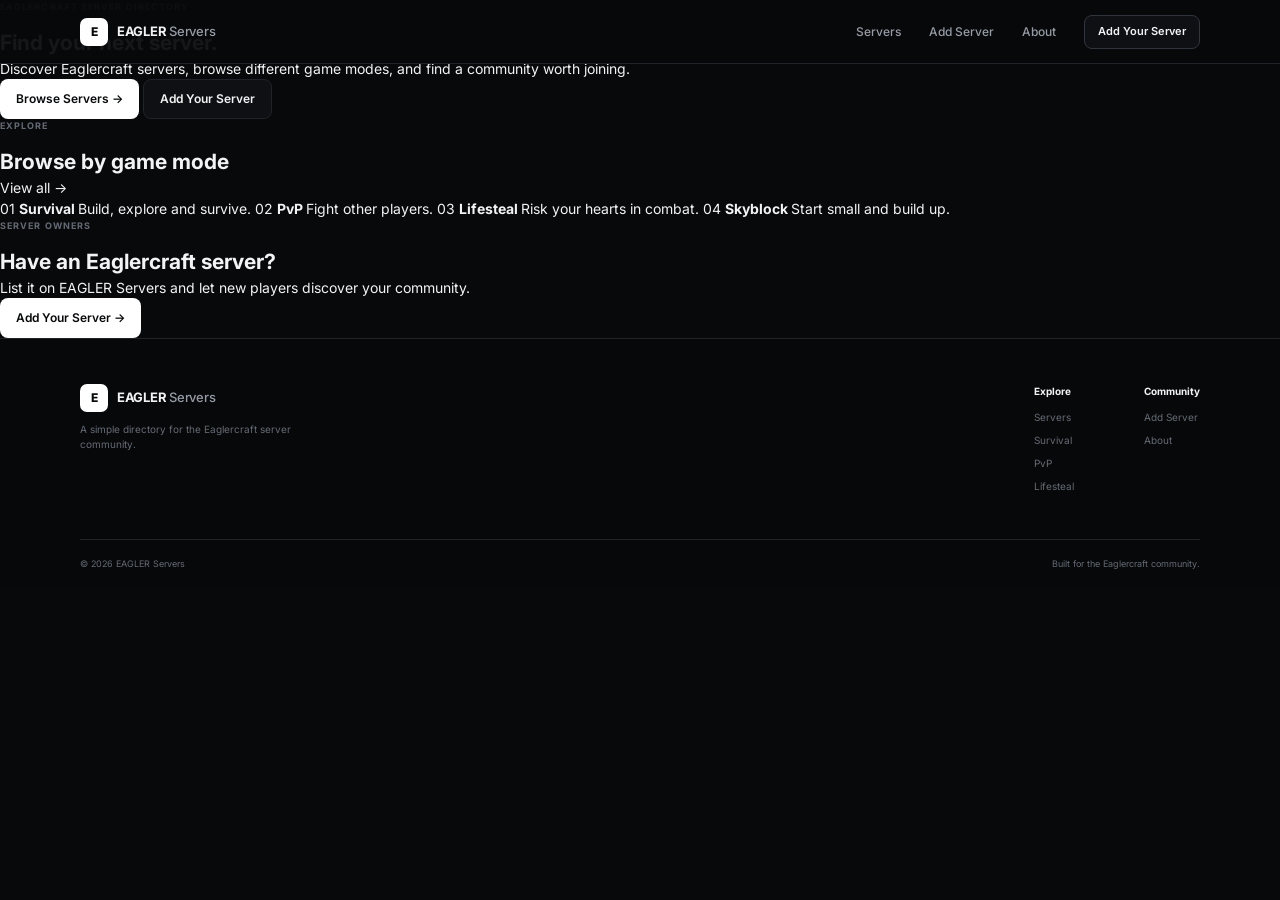
<file: index.html>
<!DOCTYPE html>
<html lang="en">
<head>
    <meta charset="UTF-8">

    <meta
        name="viewport"
        content="width=device-width, initial-scale=1.0"
    >

    <meta
        name="description"
        content="EAGLER Servers — Discover Eaglercraft servers and find your next community."
    >

    <meta
        name="theme-color"
        content="#08090b"
    >

    <title>EAGLER Servers — Discover Eaglercraft Servers</title>

    <link rel="preconnect" href="https://fonts.googleapis.com">

    <link
        href="https://fonts.googleapis.com/css2?family=Inter:wght@400;500;600;700;800&display=swap"
        rel="stylesheet"
    >

    <link rel="stylesheet" href="style.css">
</head>

<body>

    <!-- Background -->

    <div
        class="background"
        aria-hidden="true"
    ></div>


    <!-- Navigation -->

    <header class="navbar">

        <div class="nav-container">

            <a
                href="index.html"
                class="brand"
                aria-label="EAGLER Servers home"
            >

                <span class="brand-mark">
                    E
                </span>

                <span class="brand-name">
                    EAGLER <strong>Servers</strong>
                </span>

            </a>


            <nav
                class="nav-links"
                aria-label="Main navigation"
            >

                <a href="servers.html">
                    Servers
                </a>

                <a href="submit.html">
                    Add Server
                </a>

                <a href="about.html">
                    About
                </a>

            </nav>


            <a
                href="submit.html"
                class="nav-button"
            >
                Add Your Server
            </a>


            <button
                class="mobile-menu-button"
                type="button"
                aria-label="Open navigation menu"
                aria-expanded="false"
            >
                <span></span>
                <span></span>
                <span></span>
            </button>

        </div>

    </header>


    <!-- Main -->

    <main>


        <!-- Hero -->

        <section class="home-hero">

            <div class="home-hero-content">

                <span class="eyebrow">
                    EAGLERCRAFT SERVER DIRECTORY
                </span>


                <h1>
                    Find your next
                    <span>server.</span>
                </h1>


                <p>
                    Discover Eaglercraft servers, browse
                    different game modes, and find a
                    community worth joining.
                </p>


                <div class="hero-actions">

                    <a
                        href="servers.html"
                        class="button button-primary"
                    >
                        Browse Servers →
                    </a>


                    <a
                        href="submit.html"
                        class="button button-secondary"
                    >
                        Add Your Server
                    </a>

                </div>

            </div>

        </section>


        <!-- Browse -->

        <section class="home-section">

            <div class="section-heading">

                <div>

                    <span class="eyebrow">
                        EXPLORE
                    </span>

                    <h2>
                        Browse by game mode
                    </h2>

                </div>


                <a
                    href="servers.html"
                    class="section-link"
                >
                    View all →
                </a>

            </div>


            <div class="mode-grid">

                <a
                    href="servers.html?mode=survival"
                    class="mode-card"
                >

                    <span class="mode-number">
                        01
                    </span>

                    <strong>
                        Survival
                    </strong>

                    <span>
                        Build, explore and survive.
                    </span>

                </a>


                <a
                    href="servers.html?mode=pvp"
                    class="mode-card"
                >

                    <span class="mode-number">
                        02
                    </span>

                    <strong>
                        PvP
                    </strong>

                    <span>
                        Fight other players.
                    </span>

                </a>


                <a
                    href="servers.html?mode=lifesteal"
                    class="mode-card"
                >

                    <span class="mode-number">
                        03
                    </span>

                    <strong>
                        Lifesteal
                    </strong>

                    <span>
                        Risk your hearts in combat.
                    </span>

                </a>


                <a
                    href="servers.html?mode=skyblock"
                    class="mode-card"
                >

                    <span class="mode-number">
                        04
                    </span>

                    <strong>
                        Skyblock
                    </strong>

                    <span>
                        Start small and build up.
                    </span>

                </a>

            </div>

        </section>


        <!-- CTA -->

        <section class="home-cta">

            <div>

                <span class="eyebrow">
                    SERVER OWNERS
                </span>

                <h2>
                    Have an Eaglercraft server?
                </h2>

                <p>
                    List it on EAGLER Servers and let
                    new players discover your community.
                </p>

            </div>


            <a
                href="submit.html"
                class="button button-primary"
            >
                Add Your Server →
            </a>

        </section>


    </main>


    <!-- Footer -->

    <footer class="footer">

        <div class="footer-container">


            <div class="footer-brand">

                <a
                    href="index.html"
                    class="brand"
                >

                    <span class="brand-mark">
                        E
                    </span>

                    <span class="brand-name">
                        EAGLER <strong>Servers</strong>
                    </span>

                </a>


                <p>
                    A simple directory for the Eaglercraft
                    server community.
                </p>

            </div>


            <div class="footer-links">


                <div>

                    <strong>
                        Explore
                    </strong>

                    <a href="servers.html">
                        Servers
                    </a>

                    <a href="servers.html?mode=survival">
                        Survival
                    </a>

                    <a href="servers.html?mode=pvp">
                        PvP
                    </a>

                    <a href="servers.html?mode=lifesteal">
                        Lifesteal
                    </a>

                </div>


                <div>

                    <strong>
                        Community
                    </strong>

                    <a href="submit.html">
                        Add Server
                    </a>

                    <a href="about.html">
                        About
                    </a>

                </div>


            </div>

        </div>


        <div class="footer-bottom">

            <span>
                © 2026 EAGLER Servers
            </span>

            <span>
                Built for the Eaglercraft community.
            </span>

        </div>

    </footer>


    <!-- Mobile navigation -->

    <script>

        const menuButton =
            document.querySelector(
                ".mobile-menu-button"
            );


        const nav =
            document.querySelector(
                ".nav-links"
            );


        if (
            menuButton &&
            nav
        ) {

            menuButton.addEventListener(
                "click",
                () => {

                    const open =
                        nav.classList.toggle(
                            "mobile-open"
                        );


                    menuButton.setAttribute(
                        "aria-expanded",
                        String(open)
                    );

                }
            );


            nav.querySelectorAll("a")
                .forEach(link => {

                    link.addEventListener(
                        "click",
                        () => {

                            nav.classList.remove(
                                "mobile-open"
                            );

                            menuButton.setAttribute(
                                "aria-expanded",
                                "false"
                            );

                        }
                    );

                });

        }

    </script>

</body>
</html>
</file>
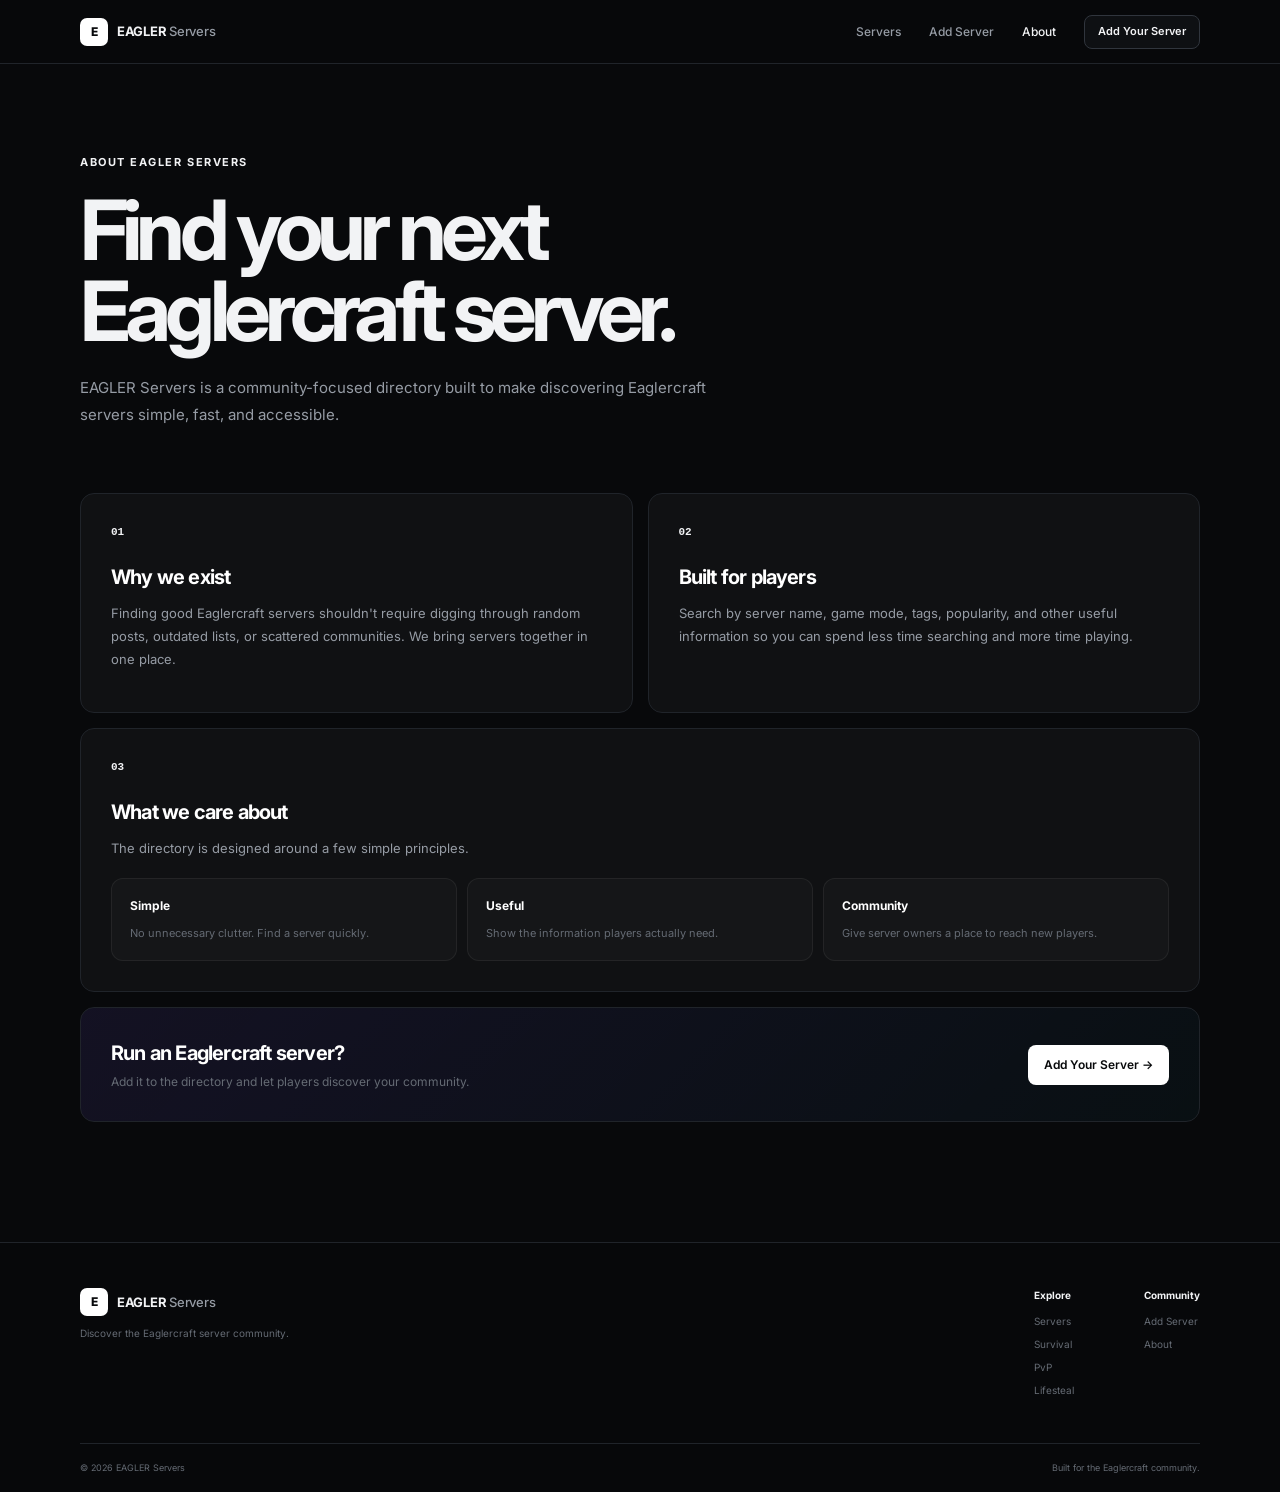
<file: about.html>
<!DOCTYPE html>
<html lang="en">
<head>
    <meta charset="UTF-8">

    <meta
        name="viewport"
        content="width=device-width, initial-scale=1.0"
    >

    <meta
        name="description"
        content="Learn more about EAGLER Servers — a directory for discovering Eaglercraft servers."
    >

    <meta
        name="theme-color"
        content="#050609"
    >

    <title>About — EAGLER Servers</title>

    <link rel="preconnect" href="https://fonts.googleapis.com">

    <link
        rel="preconnect"
        href="https://fonts.gstatic.com"
        crossorigin
    >

    <link
        href="https://fonts.googleapis.com/css2?family=Inter:wght@400;500;600;700;800&display=swap"
        rel="stylesheet"
    >

    <link rel="stylesheet" href="style.css">


    <style>

        /* =================================================
           ABOUT PAGE
           ================================================= */

        .about-page {

            width:
                min(
                    var(--max-width),
                    calc(100% - 40px)
                );

            margin-inline: auto;

            padding-top: 150px;
            padding-bottom: 120px;

        }


        .about-hero {

            max-width: 850px;

            margin-bottom: 65px;

        }


        .about-eyebrow {

            display: inline-flex;

            align-items: center;

            gap: 8px;

            margin-bottom: 18px;

            color:
                var(--accent-light);

            font-size: 11px;

            font-weight: 700;

            letter-spacing: .14em;

        }


        .about-eyebrow::before {

            content: "";

            width: 20px;
            height: 1px;

            background:
                var(--accent);

        }


        .about-hero h1 {

            max-width: 800px;

            font-size:
                clamp(
                    2.7rem,
                    7vw,
                    5.2rem
                );

            line-height: .98;

            letter-spacing: -.07em;

        }


        .about-hero h1 span {

            color:
                var(--accent-light);

        }


        .about-hero p {

            max-width: 650px;

            margin-top: 22px;

            color:
                var(--muted);

            font-size: 15px;

            line-height: 1.8;

        }


        .about-grid {

            display: grid;

            grid-template-columns:
                repeat(2, minmax(0, 1fr));

            gap: 15px;

        }


        .about-card {

            position: relative;

            padding: 30px;

            min-height: 220px;

            overflow: hidden;

            border:
                1px solid
                var(--border);

            border-radius:
                var(--radius-lg);

            background:
                rgba(
                    255,
                    255,
                    255,
                    .035
                );

        }


        .about-card::after {

            content: "";

            position: absolute;

            width: 180px;
            height: 180px;

            right: -90px;
            bottom: -90px;

            border-radius: 50%;

            background:
                var(--accent);

            opacity: .045;

            filter: blur(20px);

            pointer-events: none;

        }


        .about-card-number {

            display: block;

            margin-bottom: 22px;

            color:
                var(--accent-light);

            font-family:
                ui-monospace,
                monospace;

            font-size: 11px;

            font-weight: 700;

        }


        .about-card h2 {

            margin-bottom: 10px;

            color: white;

            font-size: 20px;

            letter-spacing: -.04em;

        }


        .about-card p {

            color:
                var(--muted);

            font-size: 13px;

            line-height: 1.75;

        }


        .about-wide {

            grid-column:
                1 / -1;

            min-height: auto;

        }


        .principles {

            display: grid;

            grid-template-columns:
                repeat(3, minmax(0, 1fr));

            gap: 10px;

            margin-top: 18px;

        }


        .principle {

            padding: 18px;

            border-radius: 12px;

            background:
                rgba(
                    255,
                    255,
                    255,
                    .025
                );

            border:
                1px solid
                rgba(
                    255,
                    255,
                    255,
                    .06
                );

        }


        .principle strong {

            display: block;

            margin-bottom: 6px;

            color: white;

            font-size: 12px;

        }


        .principle span {

            color:
                var(--dim);

            font-size: 11px;

            line-height: 1.6;

        }


        .about-cta {

            display: flex;

            align-items: center;

            justify-content:
                space-between;

            gap: 25px;

            margin-top: 15px;

            padding: 30px;

            border:
                1px solid
                var(--border);

            border-radius:
                var(--radius-lg);

            background:
                linear-gradient(
                    135deg,
                    rgba(
                        124,
                        92,
                        255,
                        .10
                    ),
                    rgba(
                        53,
                        217,
                        255,
                        .035
                    )
                );

        }


        .about-cta h2 {

            color: white;

            font-size: 20px;

            letter-spacing: -.04em;

        }


        .about-cta p {

            margin-top: 5px;

            color:
                var(--dim);

            font-size: 12px;

        }


        @media (max-width: 760px) {

            .about-page {

                width:
                    calc(100% - 24px);

                padding-top: 120px;

            }


            .about-grid {

                grid-template-columns: 1fr;

            }


            .about-wide {

                grid-column:
                    auto;

            }


            .principles {

                grid-template-columns: 1fr;

            }


            .about-cta {

                align-items:
                    flex-start;

                flex-direction:
                    column;

            }


            .about-cta .button {

                width: 100%;

            }

        }


        @media (max-width: 480px) {

            .about-card {

                padding: 23px;

            }

        }

    </style>

</head>


<body>


    <!-- Background -->

    <div
        class="background"
        aria-hidden="true"
    >

        <div class="background-grid"></div>

        <div class="background-glow glow-one"></div>

        <div class="background-glow glow-two"></div>

    </div>


    <!-- Navigation -->

    <header class="navbar">

        <div class="nav-container">


            <a
                href="index.html"
                class="brand"
                aria-label="EAGLER Servers home"
            >

                <span class="brand-mark">
                    E
                </span>

                <span class="brand-name">
                    EAGLER <strong>Servers</strong>
                </span>

            </a>


            <nav
                class="nav-links"
                aria-label="Main navigation"
            >

                <a href="servers.html">
                    Servers
                </a>

                <a href="submit.html">
                    Add Server
                </a>

                <a
                    href="about.html"
                    class="active"
                >
                    About
                </a>

            </nav>


            <a
                href="submit.html"
                class="nav-button"
            >
                Add Your Server
            </a>


            <button
                class="mobile-menu-button"
                type="button"
                aria-label="Open navigation menu"
                aria-expanded="false"
            >

                <span></span>
                <span></span>
                <span></span>

            </button>

        </div>

    </header>


    <!-- Main -->

    <main class="about-page">


        <!-- Hero -->

        <section class="about-hero">

            <div class="about-eyebrow">
                ABOUT EAGLER SERVERS
            </div>


            <h1>
                Find your next
                <span>
                    Eaglercraft
                </span>
                server.
            </h1>


            <p>
                EAGLER Servers is a community-focused
                directory built to make discovering
                Eaglercraft servers simple, fast, and
                accessible.
            </p>

        </section>


        <!-- Information -->

        <section class="about-grid">


            <article class="about-card">

                <span class="about-card-number">
                    01
                </span>

                <h2>
                    Why we exist
                </h2>

                <p>
                    Finding good Eaglercraft servers
                    shouldn't require digging through
                    random posts, outdated lists, or
                    scattered communities. We bring
                    servers together in one place.
                </p>

            </article>


            <article class="about-card">

                <span class="about-card-number">
                    02
                </span>

                <h2>
                    Built for players
                </h2>

                <p>
                    Search by server name, game mode,
                    tags, popularity, and other useful
                    information so you can spend less
                    time searching and more time playing.
                </p>

            </article>


            <article class="about-card about-wide">

                <span class="about-card-number">
                    03
                </span>

                <h2>
                    What we care about
                </h2>

                <p>
                    The directory is designed around a
                    few simple principles.
                </p>


                <div class="principles">


                    <div class="principle">

                        <strong>
                            Simple
                        </strong>

                        <span>
                            No unnecessary clutter.
                            Find a server quickly.
                        </span>

                    </div>


                    <div class="principle">

                        <strong>
                            Useful
                        </strong>

                        <span>
                            Show the information players
                            actually need.
                        </span>

                    </div>


                    <div class="principle">

                        <strong>
                            Community
                        </strong>

                        <span>
                            Give server owners a place
                            to reach new players.
                        </span>

                    </div>


                </div>

            </article>


        </section>


        <!-- CTA -->

        <section class="about-cta">

            <div>

                <h2>
                    Run an Eaglercraft server?
                </h2>

                <p>
                    Add it to the directory and let
                    players discover your community.
                </p>

            </div>


            <a
                href="submit.html"
                class="button button-primary"
            >
                Add Your Server →
            </a>

        </section>


    </main>


    <!-- Footer -->

    <footer class="footer">

        <div class="footer-container">


            <div class="footer-brand">

                <a
                    href="index.html"
                    class="brand"
                >

                    <span class="brand-mark">
                        E
                    </span>

                    <span class="brand-name">
                        EAGLER <strong>Servers</strong>
                    </span>

                </a>


                <p>
                    Discover the Eaglercraft server community.
                </p>

            </div>


            <div class="footer-links">


                <div>

                    <strong>
                        Explore
                    </strong>

                    <a href="servers.html">
                        Servers
                    </a>

                    <a href="servers.html?mode=survival">
                        Survival
                    </a>

                    <a href="servers.html?mode=pvp">
                        PvP
                    </a>

                    <a href="servers.html?mode=lifesteal">
                        Lifesteal
                    </a>

                </div>


                <div>

                    <strong>
                        Community
                    </strong>

                    <a href="submit.html">
                        Add Server
                    </a>

                    <a href="about.html">
                        About
                    </a>

                </div>


            </div>

        </div>


        <div class="footer-bottom">

            <span>
                © 2026 EAGLER Servers
            </span>

            <span>
                Built for the Eaglercraft community.
            </span>

        </div>

    </footer>


    <!-- Mobile navigation -->

    <script>

        const menuButton =
            document.querySelector(
                ".mobile-menu-button"
            );


        const nav =
            document.querySelector(
                ".nav-links"
            );


        if (
            menuButton &&
            nav
        ) {

            menuButton.addEventListener(
                "click",
                () => {

                    const open =
                        nav.classList.toggle(
                            "mobile-open"
                        );


                    menuButton.setAttribute(
                        "aria-expanded",
                        String(open)
                    );

                }
            );


            nav.querySelectorAll("a")
                .forEach(link => {

                    link.addEventListener(
                        "click",
                        () => {

                            nav.classList.remove(
                                "mobile-open"
                            );


                            menuButton.setAttribute(
                                "aria-expanded",
                                "false"
                            );

                        }
                    );

                });

        }

    </script>

</body>
</html>
</file>
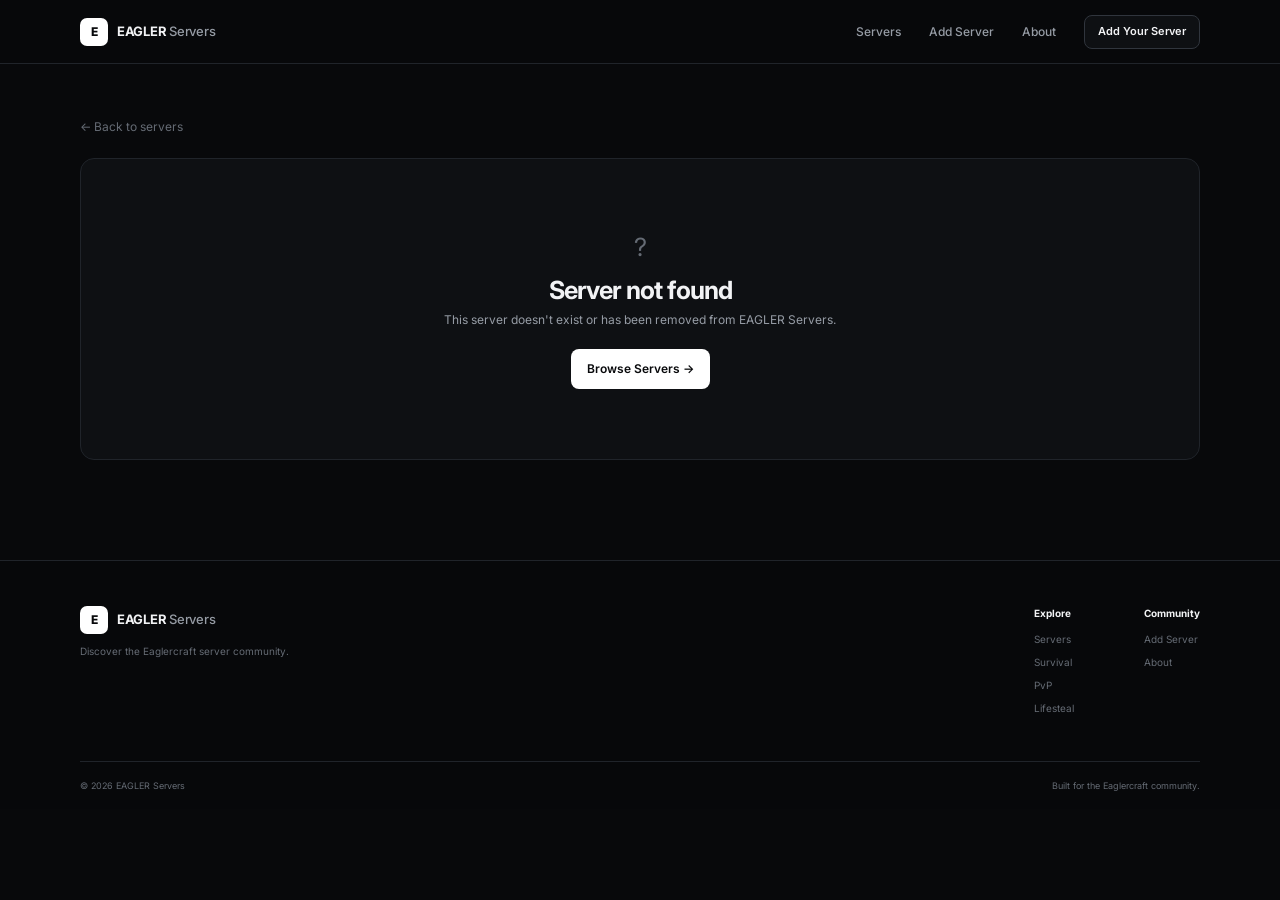
<file: server.html>
<!DOCTYPE html>
<html lang="en">
<head>
    <meta charset="UTF-8">

    <meta
        name="viewport"
        content="width=device-width, initial-scale=1.0"
    >

    <meta
        name="description"
        content="View an Eaglercraft server on EAGLER Servers."
    >

    <meta
        name="theme-color"
        content="#050609"
    >

    <title>Server — EAGLER Servers</title>

    <link rel="preconnect" href="https://fonts.googleapis.com">

    <link
        rel="preconnect"
        href="https://fonts.gstatic.com"
        crossorigin
    >

    <link
        href="https://fonts.googleapis.com/css2?family=Inter:wght@400;500;600;700;800&display=swap"
        rel="stylesheet"
    >

    <link rel="stylesheet" href="style.css">
</head>

<body>

    <!-- Background -->

    <div
        class="background"
        aria-hidden="true"
    >
        <div class="background-grid"></div>

        <div class="background-glow glow-one"></div>

        <div class="background-glow glow-two"></div>
    </div>


    <!-- Navigation -->

    <header class="navbar">

        <div class="nav-container">

            <a
                href="index.html"
                class="brand"
                aria-label="EAGLER Servers home"
            >
                <span class="brand-mark">E</span>

                <span class="brand-name">
                    EAGLER <strong>Servers</strong>
                </span>
            </a>


            <nav
                class="nav-links"
                aria-label="Main navigation"
            >
                <a href="servers.html">
                    Servers
                </a>

                <a href="submit.html">
                    Add Server
                </a>

                <a href="about.html">
                    About
                </a>
            </nav>


            <a
                href="submit.html"
                class="nav-button"
            >
                Add Your Server
            </a>


            <button
                class="mobile-menu-button"
                type="button"
                aria-label="Open navigation menu"
                aria-expanded="false"
            >
                <span></span>
                <span></span>
                <span></span>
            </button>

        </div>

    </header>


    <!-- Server Page -->

    <main class="server-page">

        <a
            href="servers.html"
            class="server-back"
        >
            ← Back to servers
        </a>


        <!-- server.js inserts the server here -->

        <div id="serverContent"></div>


        <!-- Not Found -->

        <section
            id="serverError"
            class="server-error"
            hidden
        >

            <div class="server-error-icon">
                ?
            </div>

            <h1>
                Server not found
            </h1>

            <p>
                This server doesn't exist or has been
                removed from EAGLER Servers.
            </p>

            <a
                href="servers.html"
                class="button button-primary"
            >
                Browse Servers →
            </a>

        </section>

    </main>


    <!-- Footer -->

    <footer class="footer">

        <div class="footer-container">

            <div class="footer-brand">

                <a
                    href="index.html"
                    class="brand"
                >
                    <span class="brand-mark">E</span>

                    <span class="brand-name">
                        EAGLER <strong>Servers</strong>
                    </span>
                </a>

                <p>
                    Discover the Eaglercraft server community.
                </p>

            </div>


            <div class="footer-links">

                <div>

                    <strong>
                        Explore
                    </strong>

                    <a href="servers.html">
                        Servers
                    </a>

                    <a href="servers.html?mode=survival">
                        Survival
                    </a>

                    <a href="servers.html?mode=pvp">
                        PvP
                    </a>

                    <a href="servers.html?mode=lifesteal">
                        Lifesteal
                    </a>

                </div>


                <div>

                    <strong>
                        Community
                    </strong>

                    <a href="submit.html">
                        Add Server
                    </a>

                    <a href="about.html">
                        About
                    </a>

                </div>

            </div>

        </div>


        <div class="footer-bottom">

            <span>
                © 2026 EAGLER Servers
            </span>

            <span>
                Built for the Eaglercraft community.
            </span>

        </div>

    </footer>


    <!-- Server page JavaScript -->

    <script src="server.js"></script>

</body>
</html>
</file>
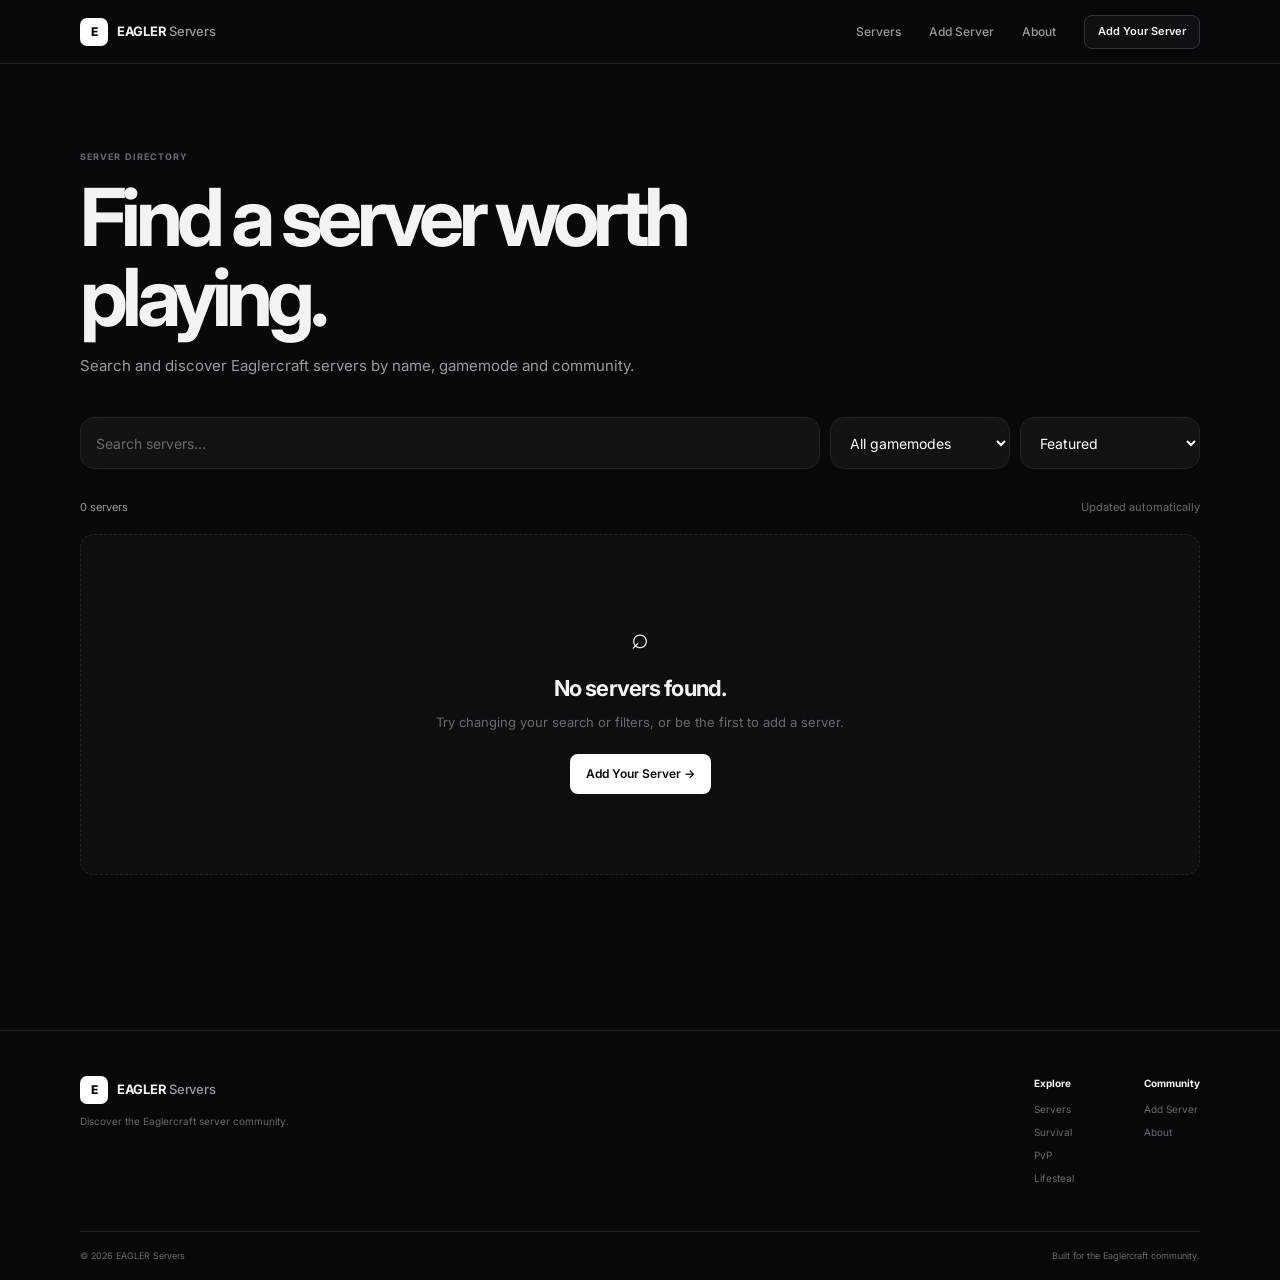
<file: servers.html>
<!DOCTYPE html>
<html lang="en">
<head>
    <meta charset="UTF-8">

    <meta
        name="viewport"
        content="width=device-width, initial-scale=1.0"
    >

    <meta
        name="description"
        content="Browse Eaglercraft servers. Search by name, gamemode, version and more."
    >

    <meta
        name="theme-color"
        content="#050609"
    >

    <title>Browse Servers — EAGLER Servers</title>

    <link rel="preconnect" href="https://fonts.googleapis.com">

    <link
        rel="preconnect"
        href="https://fonts.gstatic.com"
        crossorigin
    >

    <link
        href="https://fonts.googleapis.com/css2?family=Inter:wght@400;500;600;700;800&display=swap"
        rel="stylesheet"
    >

    <link rel="stylesheet" href="style.css">

    <style>
        /* Directory-specific styling */

        .directory {
            width: min(
                var(--max-width),
                calc(100% - 40px)
            );

            margin-inline: auto;

            padding-top: 150px;
            padding-bottom: 120px;
        }

        .directory-header {
            max-width: 750px;
            margin-bottom: 40px;
        }

        .directory-header h1 {
            margin-top: 10px;

            font-size:
                clamp(2.8rem, 7vw, 5rem);

            line-height: 1;

            letter-spacing: -.07em;
        }

        .directory-header p {
            max-width: 600px;

            margin-top: 18px;

            color: var(--muted);

            font-size: 15px;
        }

        .directory-controls {
            display: grid;

            grid-template-columns:
                minmax(200px, 1fr)
                180px
                180px;

            gap: 10px;

            margin-bottom: 30px;
        }

        .directory-search,
        .directory-select {
            height: 52px;

            padding: 0 15px;

            border-radius: 14px;

            border: 1px solid var(--border);

            outline: none;

            background:
                rgba(255,255,255,.045);

            color: white;

            backdrop-filter: blur(15px);

            transition:
                border-color .25s ease,
                background .25s ease;
        }

        .directory-search:focus,
        .directory-select:focus {
            border-color:
                rgba(124,92,255,.5);

            background:
                rgba(255,255,255,.065);
        }

        .directory-search::placeholder {
            color: var(--dim);
        }

        .directory-select option {
            background: #090a10;
            color: white;
        }

        .directory-meta {
            display: flex;

            justify-content: space-between;
            align-items: center;

            margin-bottom: 18px;

            color: var(--dim);

            font-size: 11px;
        }

        .directory-count {
            color: var(--muted);
        }

        .server-grid.directory-grid {
            grid-template-columns:
                repeat(3, 1fr);
        }

        .directory-empty {
            padding: 80px 25px;

            text-align: center;

            border:
                1px dashed var(--border);

            border-radius:
                var(--radius-lg);

            background:
                rgba(255,255,255,.025);
        }

        .directory-empty-icon {
            font-size: 30px;

            color: var(--accent-light);
        }

        .directory-empty h2 {
            margin-top: 12px;

            font-size: 22px;

            letter-spacing: -.04em;
        }

        .directory-empty p {
            max-width: 450px;

            margin: 8px auto 22px;

            color: var(--dim);

            font-size: 13px;
        }

        .directory-pagination {
            display: flex;

            justify-content: center;

            gap: 7px;

            margin-top: 35px;
        }

        .page-button {
            min-width: 40px;
            height: 40px;

            padding: 0 12px;

            border-radius: 10px;

            border: 1px solid var(--border);

            background:
                rgba(255,255,255,.035);

            color: var(--muted);

            cursor: pointer;

            transition:
                background .25s ease,
                color .25s ease,
                border-color .25s ease;
        }

        .page-button:hover,
        .page-button.active {
            background:
                rgba(124,92,255,.15);

            color: white;

            border-color:
                rgba(124,92,255,.35);
        }


        @media (max-width: 850px) {

            .directory-controls {
                grid-template-columns: 1fr 1fr;
            }

            .directory-search {
                grid-column: 1 / -1;
            }

            .server-grid.directory-grid {
                grid-template-columns:
                    repeat(2, 1fr);
            }
        }


        @media (max-width: 560px) {

            .directory {
                width:
                    calc(100% - 24px);

                padding-top: 120px;
            }

            .directory-controls {
                grid-template-columns: 1fr;
            }

            .directory-search {
                grid-column: auto;
            }

            .server-grid.directory-grid {
                grid-template-columns: 1fr;
            }
        }
    </style>
</head>


<body>

    <!-- Background -->

    <div
        class="background"
        aria-hidden="true"
    >

        <div class="background-grid"></div>

        <div class="background-glow glow-one"></div>

        <div class="background-glow glow-two"></div>

    </div>


    <!-- Navigation -->

    <header class="navbar">

        <div class="nav-container">

            <a
                href="index.html"
                class="brand"
            >

                <span class="brand-mark">
                    E
                </span>

                <span class="brand-name">
                    EAGLER <strong>Servers</strong>
                </span>

            </a>


            <nav
                class="nav-links"
                aria-label="Main navigation"
            >

                <a
                    href="servers.html"
                    aria-current="page"
                >
                    Servers
                </a>

                <a href="submit.html">
                    Add Server
                </a>

                <a href="about.html">
                    About
                </a>

            </nav>


            <a
                href="submit.html"
                class="nav-button"
            >
                Add Your Server
            </a>


            <button
                class="mobile-menu-button"
                type="button"
                aria-label="Open navigation menu"
                aria-expanded="false"
            >

                <span></span>
                <span></span>
                <span></span>

            </button>

        </div>

    </header>


    <!-- Main directory -->

    <main class="directory">

        <header class="directory-header">

            <span class="eyebrow">
                SERVER DIRECTORY
            </span>

            <h1>
                Find a server
                <span class="gradient-text">
                    worth playing.
                </span>
            </h1>

            <p>
                Search and discover Eaglercraft servers
                by name, gamemode and community.
            </p>

        </header>


        <!-- Controls -->

        <section
            class="directory-controls"
            aria-label="Server filters"
        >

            <input
                type="search"
                id="directorySearch"
                class="directory-search"
                placeholder="Search servers..."
                autocomplete="off"
                aria-label="Search servers"
            >


            <select
                id="modeFilter"
                class="directory-select"
                aria-label="Filter by gamemode"
            >

                <option value="all">
                    All gamemodes
                </option>

                <option value="survival">
                    Survival
                </option>

                <option value="smp">
                    SMP
                </option>

                <option value="lifesteal">
                    Lifesteal
                </option>

                <option value="pvp">
                    PvP
                </option>

                <option value="skyblock">
                    Skyblock
                </option>

                <option value="creative">
                    Creative
                </option>

            </select>


            <select
                id="sortFilter"
                class="directory-select"
                aria-label="Sort servers"
            >

                <option value="featured">
                    Featured
                </option>

                <option value="players">
                    Most Players
                </option>

                <option value="votes">
                    Most Votes
                </option>

                <option value="name">
                    Name A–Z
                </option>

            </select>

        </section>


        <!-- Results -->

        <div class="directory-meta">

            <span
                class="directory-count"
                id="serverCount"
            >
                0 servers
            </span>

            <span>
                Updated automatically
            </span>

        </div>


        <section
            class="server-grid directory-grid"
            id="serverList"
            aria-live="polite"
        >
        </section>


        <!-- Empty state -->

        <section
            class="directory-empty"
            id="directoryEmpty"
            hidden
        >

            <div class="directory-empty-icon">
                ⌕
            </div>

            <h2>
                No servers found.
            </h2>

            <p>
                Try changing your search or filters,
                or be the first to add a server.
            </p>

            <a
                href="submit.html"
                class="button button-primary"
            >
                Add Your Server →
            </a>

        </section>


        <!-- Pagination -->

        <nav
            class="directory-pagination"
            id="pagination"
            aria-label="Server pages"
        >
        </nav>

    </main>


    <!-- Footer -->

    <footer class="footer">

        <div class="footer-container">

            <div class="footer-brand">

                <a
                    href="index.html"
                    class="brand"
                >

                    <span class="brand-mark">
                        E
                    </span>

                    <span class="brand-name">
                        EAGLER <strong>Servers</strong>
                    </span>

                </a>

                <p>
                    Discover the Eaglercraft server community.
                </p>

            </div>


            <div class="footer-links">

                <div>

                    <strong>
                        Explore
                    </strong>

                    <a href="servers.html">
                        Servers
                    </a>

                    <a href="servers.html?mode=survival">
                        Survival
                    </a>

                    <a href="servers.html?mode=pvp">
                        PvP
                    </a>

                    <a href="servers.html?mode=lifesteal">
                        Lifesteal
                    </a>

                </div>


                <div>

                    <strong>
                        Community
                    </strong>

                    <a href="submit.html">
                        Add Server
                    </a>

                    <a href="about.html">
                        About
                    </a>

                </div>

            </div>

        </div>


        <div class="footer-bottom">

            <span>
                © 2026 EAGLER Servers
            </span>

            <span>
                Built for the Eaglercraft community.
            </span>

        </div>

    </footer>


    <script src="servers.js"></script>

</body>
</html>
</file>
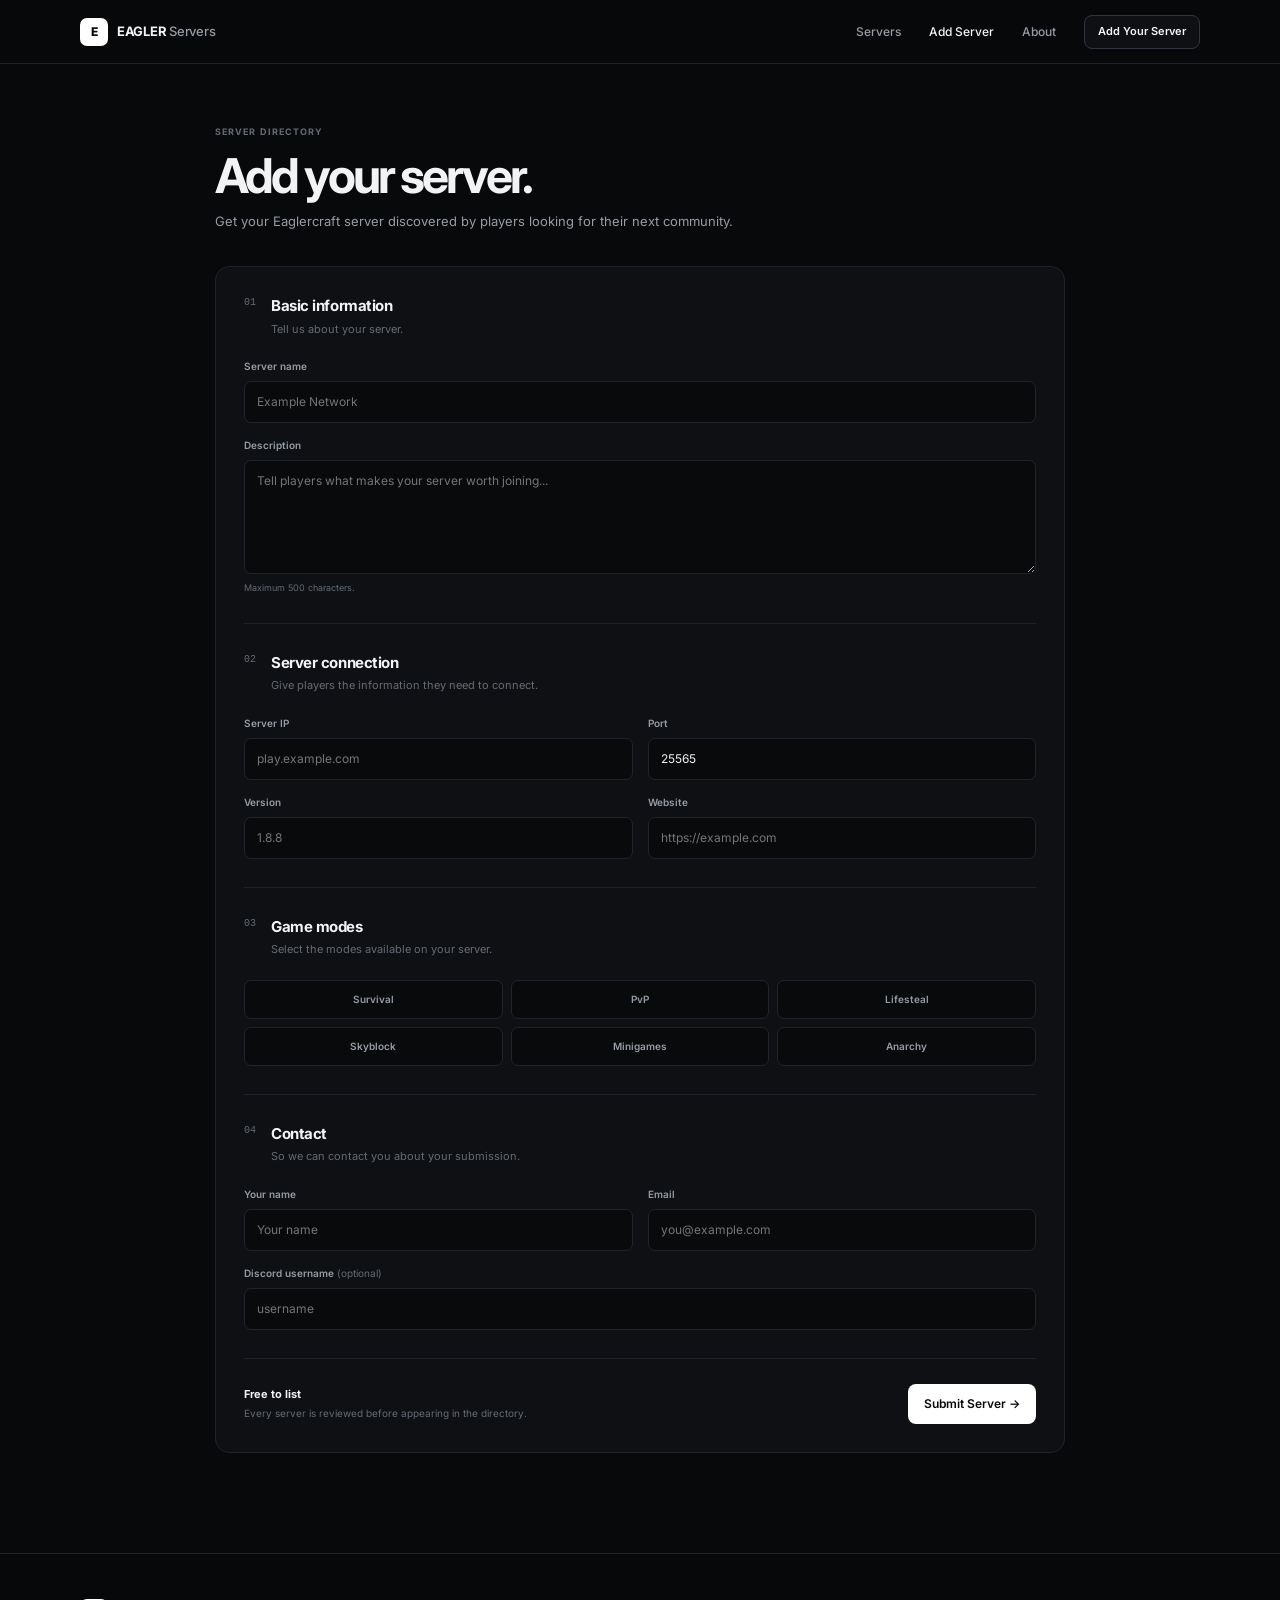
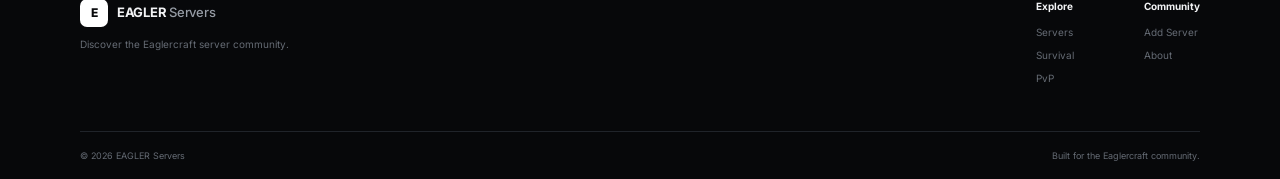
<file: submit.html>
<!DOCTYPE html>
<html lang="en">
<head>
    <meta charset="UTF-8">

    <meta
        name="viewport"
        content="width=device-width, initial-scale=1.0"
    >

    <meta
        name="description"
        content="Submit your Eaglercraft server to EAGLER Servers."
    >

    <meta
        name="theme-color"
        content="#050609"
    >

    <title>Add Your Server — EAGLER Servers</title>

    <link rel="preconnect" href="https://fonts.googleapis.com">

    <link
        rel="preconnect"
        href="https://fonts.googleapis.com"
        crossorigin
    >

    <link
        href="https://fonts.googleapis.com/css2?family=Inter:wght@400;500;600;700;800&display=swap"
        rel="stylesheet"
    >

    <link rel="stylesheet" href="style.css">
</head>

<body>

    <!-- Background -->

    <div class="background" aria-hidden="true">

        <div class="background-grid"></div>

        <div class="background-glow glow-one"></div>

        <div class="background-glow glow-two"></div>

    </div>


    <!-- Navigation -->

    <header class="navbar">

        <div class="nav-container">

            <a
                href="index.html"
                class="brand"
                aria-label="EAGLER Servers home"
            >
                <span class="brand-mark">E</span>

                <span class="brand-name">
                    EAGLER <strong>Servers</strong>
                </span>
            </a>


            <nav
                class="nav-links"
                aria-label="Main navigation"
            >

                <a href="servers.html">
                    Servers
                </a>

                <a
                    href="submit.html"
                    class="active"
                >
                    Add Server
                </a>

                <a href="about.html">
                    About
                </a>

            </nav>


            <a
                href="submit.html"
                class="nav-button"
            >
                Add Your Server
            </a>


            <button
                class="mobile-menu-button"
                type="button"
                aria-label="Open navigation menu"
                aria-expanded="false"
            >
                <span></span>
                <span></span>
                <span></span>
            </button>

        </div>

    </header>


    <!-- Main -->

    <main class="submit-page">

        <section class="submit-header">

            <span class="eyebrow">
                SERVER DIRECTORY
            </span>

            <h1>
                Add your server.
            </h1>

            <p>
                Get your Eaglercraft server discovered by
                players looking for their next community.
            </p>

        </section>


        <!-- Form -->

        <section class="submit-card">

            <form id="serverSubmitForm">

                <!-- Basic information -->

                <div class="form-section">

                    <div class="form-section-heading">

                        <span>
                            01
                        </span>

                        <div>

                            <h2>
                                Basic information
                            </h2>

                            <p>
                                Tell us about your server.
                            </p>

                        </div>

                    </div>


                    <div class="form-grid">

                        <div class="form-group full">

                            <label for="serverName">
                                Server name
                            </label>

                            <input
                                id="serverName"
                                name="name"
                                type="text"
                                placeholder="Example Network"
                                maxlength="60"
                                required
                            >

                        </div>


                        <div class="form-group full">

                            <label for="description">
                                Description
                            </label>

                            <textarea
                                id="description"
                                name="description"
                                placeholder="Tell players what makes your server worth joining..."
                                maxlength="500"
                                rows="5"
                                required
                            ></textarea>

                            <small>
                                Maximum 500 characters.
                            </small>

                        </div>

                    </div>

                </div>


                <!-- Connection -->

                <div class="form-section">

                    <div class="form-section-heading">

                        <span>
                            02
                        </span>

                        <div>

                            <h2>
                                Server connection
                            </h2>

                            <p>
                                Give players the information
                                they need to connect.
                            </p>

                        </div>

                    </div>


                    <div class="form-grid">

                        <div class="form-group">

                            <label for="serverIP">
                                Server IP
                            </label>

                            <input
                                id="serverIP"
                                name="ip"
                                type="text"
                                placeholder="play.example.com"
                                maxlength="120"
                                required
                            >

                        </div>


                        <div class="form-group">

                            <label for="serverPort">
                                Port
                            </label>

                            <input
                                id="serverPort"
                                name="port"
                                type="number"
                                placeholder="25565"
                                min="1"
                                max="65535"
                                value="25565"
                            >

                        </div>


                        <div class="form-group">

                            <label for="serverVersion">
                                Version
                            </label>

                            <input
                                id="serverVersion"
                                name="version"
                                type="text"
                                placeholder="1.8.8"
                                maxlength="30"
                            >

                        </div>


                        <div class="form-group">

                            <label for="serverWebsite">
                                Website
                            </label>

                            <input
                                id="serverWebsite"
                                name="website"
                                type="url"
                                placeholder="https://example.com"
                            >

                        </div>

                    </div>

                </div>


                <!-- Game modes -->

                <div class="form-section">

                    <div class="form-section-heading">

                        <span>
                            03
                        </span>

                        <div>

                            <h2>
                                Game modes
                            </h2>

                            <p>
                                Select the modes available on
                                your server.
                            </p>

                        </div>

                    </div>


                    <div class="mode-options">

                        <label class="mode-option">

                            <input
                                type="checkbox"
                                name="modes"
                                value="survival"
                            >

                            <span>
                                Survival
                            </span>

                        </label>


                        <label class="mode-option">

                            <input
                                type="checkbox"
                                name="modes"
                                value="pvp"
                            >

                            <span>
                                PvP
                            </span>

                        </label>


                        <label class="mode-option">

                            <input
                                type="checkbox"
                                name="modes"
                                value="lifesteal"
                            >

                            <span>
                                Lifesteal
                            </span>

                        </label>


                        <label class="mode-option">

                            <input
                                type="checkbox"
                                name="modes"
                                value="skyblock"
                            >

                            <span>
                                Skyblock
                            </span>

                        </label>


                        <label class="mode-option">

                            <input
                                type="checkbox"
                                name="modes"
                                value="minigames"
                            >

                            <span>
                                Minigames
                            </span>

                        </label>


                        <label class="mode-option">

                            <input
                                type="checkbox"
                                name="modes"
                                value="anarchy"
                            >

                            <span>
                                Anarchy
                            </span>

                        </label>

                    </div>

                </div>


                <!-- Contact -->

                <div class="form-section">

                    <div class="form-section-heading">

                        <span>
                            04
                        </span>

                        <div>

                            <h2>
                                Contact
                            </h2>

                            <p>
                                So we can contact you about
                                your submission.
                            </p>

                        </div>

                    </div>


                    <div class="form-grid">

                        <div class="form-group">

                            <label for="contactName">
                                Your name
                            </label>

                            <input
                                id="contactName"
                                name="contactName"
                                type="text"
                                placeholder="Your name"
                                maxlength="80"
                                required
                            >

                        </div>


                        <div class="form-group">

                            <label for="contactEmail">
                                Email
                            </label>

                            <input
                                id="contactEmail"
                                name="email"
                                type="email"
                                placeholder="you@example.com"
                                required
                            >

                        </div>


                        <div class="form-group full">

                            <label for="discord">
                                Discord username
                                <span>(optional)</span>
                            </label>

                            <input
                                id="discord"
                                name="discord"
                                type="text"
                                placeholder="username"
                                maxlength="80"
                            >

                        </div>

                    </div>

                </div>


                <!-- Submit -->

                <div class="submit-actions">

                    <div>

                        <strong>
                            Free to list
                        </strong>

                        <p>
                            Every server is reviewed before
                            appearing in the directory.
                        </p>

                    </div>


                    <button
                        type="submit"
                        class="button button-primary submit-button"
                    >
                        Submit Server →
                    </button>

                </div>


                <!-- Message -->

                <div
                    id="submitMessage"
                    class="submit-message"
                    hidden
                ></div>

            </form>

        </section>

    </main>


    <!-- Footer -->

    <footer class="footer">

        <div class="footer-container">

            <div class="footer-brand">

                <a
                    href="index.html"
                    class="brand"
                >
                    <span class="brand-mark">E</span>

                    <span class="brand-name">
                        EAGLER <strong>Servers</strong>
                    </span>
                </a>

                <p>
                    Discover the Eaglercraft server community.
                </p>

            </div>


            <div class="footer-links">

                <div>

                    <strong>
                        Explore
                    </strong>

                    <a href="servers.html">
                        Servers
                    </a>

                    <a href="servers.html?mode=survival">
                        Survival
                    </a>

                    <a href="servers.html?mode=pvp">
                        PvP
                    </a>

                </div>


                <div>

                    <strong>
                        Community
                    </strong>

                    <a href="submit.html">
                        Add Server
                    </a>

                    <a href="about.html">
                        About
                    </a>

                </div>

            </div>

        </div>


        <div class="footer-bottom">

            <span>
                © 2026 EAGLER Servers
            </span>

            <span>
                Built for the Eaglercraft community.
            </span>

        </div>

    </footer>


    <script>
        const form =
            document.getElementById("serverSubmitForm");

        const message =
            document.getElementById("submitMessage");


        form.addEventListener(
            "submit",
            event => {

                event.preventDefault();


                message.hidden = false;

                message.textContent =
                    "Thanks! Your submission has been received. " +
                    "Submission processing will be connected soon.";

                message.classList.add(
                    "success"
                );


                form.reset();

            }
        );


        /* Mobile navigation */

        const menuButton =
            document.querySelector(
                ".mobile-menu-button"
            );

        const nav =
            document.querySelector(
                ".nav-links"
            );


        if (menuButton && nav) {

            menuButton.addEventListener(
                "click",
                () => {

                    const open =
                        nav.classList.toggle(
                            "mobile-open"
                        );

                    menuButton.setAttribute(
                        "aria-expanded",
                        String(open)
                    );

                }
            );

        }
    </script>

</body>
</html>
</file>
<file: style.css>
/* =========================================================
   EAGLER SERVERS
   Minimal / Modern / Lightweight
   ========================================================= */

:root {
    --bg: #08090b;
    --surface: #0e1013;
    --surface-2: #13161a;

    --border: #20242a;
    --border-hover: #30353d;

    --text: #f2f3f5;
    --muted: #969ca5;
    --dim: #656b74;

    --accent: #ffffff;
    --green: #45d483;
    --red: #e95d69;

    --max-width: 1120px;

    --radius: 10px;
    --radius-lg: 14px;

    --ease: cubic-bezier(.2,.8,.2,1);
}


/* =========================================================
   RESET
   ========================================================= */

* {
    box-sizing: border-box;
    margin: 0;
    padding: 0;
}


html {
    scroll-behavior: smooth;
}


body {
    min-height: 100vh;

    background: var(--bg);
    color: var(--text);

    font-family:
        Inter,
        -apple-system,
        BlinkMacSystemFont,
        "Segoe UI",
        sans-serif;

    font-size: 14px;
    line-height: 1.5;

    -webkit-font-smoothing: antialiased;
}


button,
input,
textarea,
select {
    font: inherit;
}


button,
a {
    -webkit-tap-highlight-color: transparent;
}


a {
    color: inherit;
    text-decoration: none;
}


button {
    border: 0;
}


::selection {
    background: #ffffff;
    color: #08090b;
}


/* =========================================================
   BACKGROUND
   ========================================================= */

.background {
    position: fixed;
    inset: 0;

    z-index: -1;

    pointer-events: none;

    background: var(--bg);
}


.background-grid,
.background-glow {
    display: none;
}


/* =========================================================
   NAVBAR
   ========================================================= */

.navbar {
    position: fixed;

    top: 0;
    left: 0;
    right: 0;

    z-index: 100;

    height: 64px;

    background:
        rgba(8, 9, 11, .94);

    border-bottom:
        1px solid var(--border);

    backdrop-filter: none;
}


.nav-container {
    width:
        min(
            var(--max-width),
            calc(100% - 40px)
        );

    height: 100%;

    margin: 0 auto;

    display: flex;

    align-items: center;
}


/* =========================================================
   BRAND
   ========================================================= */

.brand {
    display: inline-flex;

    align-items: center;

    gap: 9px;

    font-size: 13px;

    font-weight: 700;

    letter-spacing: -.02em;
}


.brand-mark {
    width: 28px;
    height: 28px;

    display: grid;
    place-items: center;

    border-radius: 7px;

    background: #fff;
    color: #08090b;

    font-size: 12px;
    font-weight: 800;
}


.brand-name strong {
    color: var(--muted);
    font-weight: 500;
}


/* =========================================================
   NAV LINKS
   ========================================================= */

.nav-links {
    display: flex;

    align-items: center;

    gap: 28px;

    margin-left: auto;
    margin-right: 28px;
}


.nav-links a {
    color: var(--muted);

    font-size: 12px;
    font-weight: 500;

    transition:
        color .15s ease;
}


.nav-links a:hover,
.nav-links a.active {
    color: var(--text);
}


.nav-button {
    display: inline-flex;

    align-items: center;
    justify-content: center;

    min-height: 34px;

    padding: 0 13px;

    border:
        1px solid var(--border-hover);

    border-radius: 8px;

    background: var(--surface);

    font-size: 11px;
    font-weight: 600;

    transition:
        border-color .15s ease,
        background .15s ease;
}


.nav-button:hover {
    background: var(--surface-2);
    border-color: #3a4048;
}


/* =========================================================
   MOBILE MENU
   ========================================================= */

.mobile-menu-button {
    display: none;

    width: 34px;
    height: 34px;

    margin-left: auto;

    align-items: center;
    justify-content: center;

    flex-direction: column;

    gap: 4px;

    background: transparent;

    cursor: pointer;
}


.mobile-menu-button span {
    display: block;

    width: 17px;
    height: 1px;

    background: var(--muted);
}


/* =========================================================
   BUTTONS
   ========================================================= */

.button {
    display: inline-flex;

    align-items: center;
    justify-content: center;

    min-height: 40px;

    padding: 0 16px;

    border-radius: 8px;

    font-size: 12px;
    font-weight: 600;

    cursor: pointer;

    transition:
        background .15s ease,
        border-color .15s ease;
}


.button-primary {
    background: #fff;
    color: #08090b;
}


.button-primary:hover {
    background: #dedfe1;
}


.button-secondary {
    background: var(--surface);
    color: var(--text);

    border:
        1px solid var(--border);
}


.button-secondary:hover {
    background: var(--surface-2);
    border-color: var(--border-hover);
}


/* =========================================================
   SERVER DIRECTORY
   ========================================================= */

.server-page {
    width:
        min(
            var(--max-width),
            calc(100% - 40px)
        );

    margin: 0 auto;

    padding-top: 115px;
    padding-bottom: 100px;
}


.server-back {
    display: inline-block;

    margin-bottom: 22px;

    color: var(--dim);

    font-size: 12px;

    transition:
        color .15s ease;
}


.server-back:hover {
    color: var(--text);
}


/* =========================================================
   SERVER HERO
   ========================================================= */

.server-hero {
    padding: 28px;

    background: var(--surface);

    border:
        1px solid var(--border);

    border-radius:
        var(--radius-lg);
}


.server-hero-top {
    display: flex;

    align-items: flex-start;
    justify-content: space-between;

    gap: 20px;
}


.server-identity {
    display: flex;

    align-items: center;

    gap: 16px;

    min-width: 0;
}


.server-page-logo {
    width: 64px;
    height: 64px;

    flex-shrink: 0;

    display: grid;
    place-items: center;

    border-radius: 12px;

    background: var(--surface-2);

    border:
        1px solid var(--border);

    color: var(--text);

    font-size: 20px;
    font-weight: 700;
}


.server-page h1 {
    font-size:
        clamp(26px, 5vw, 42px);

    line-height: 1.05;

    letter-spacing: -.05em;
}


.server-page-description {
    margin-top: 7px;

    max-width: 600px;

    color: var(--muted);

    font-size: 13px;
}


.server-page-status {
    display: inline-flex;

    align-items: center;

    gap: 7px;

    padding: 6px 9px;

    border-radius: 6px;

    background: #17191d;

    color: var(--muted);

    font-size: 10px;
    font-weight: 600;

    white-space: nowrap;
}


.server-page-status span {
    width: 6px;
    height: 6px;

    border-radius: 50%;

    background: var(--red);
}


.server-page-status:not(.offline) span {
    background: var(--green);
}


/* =========================================================
   IP BOX
   ========================================================= */

.server-ip-box {
    display: flex;

    align-items: center;

    gap: 10px;

    margin-top: 24px;

    padding: 6px;

    background: #090a0c;

    border:
        1px solid var(--border);

    border-radius: 8px;
}


.server-ip {
    min-width: 0;

    flex: 1;

    overflow: hidden;

    padding-left: 8px;

    color: var(--text);

    font-family:
        ui-monospace,
        SFMono-Regular,
        Menlo,
        Monaco,
        Consolas,
        monospace;

    font-size: 12px;

    white-space: nowrap;
    text-overflow: ellipsis;
}


.copy-ip {
    flex-shrink: 0;

    min-height: 32px;

    padding: 0 11px;

    border-radius: 6px;

    background: var(--surface-2);

    border:
        1px solid var(--border);

    color: var(--text);

    font-size: 10px;
    font-weight: 600;

    cursor: pointer;
}


.copy-ip:hover {
    border-color: var(--border-hover);
}


/* =========================================================
   TAGS
   ========================================================= */

.page-tags,
.server-tags {
    display: flex;

    flex-wrap: wrap;

    gap: 6px;
}


.page-tags {
    margin-top: 16px;
}


.page-tags span,
.server-tags span {
    padding: 5px 8px;

    border-radius: 5px;

    background: #15171b;

    border:
        1px solid var(--border);

    color: var(--muted);

    font-size: 9px;
    font-weight: 600;
}


/* =========================================================
   SERVER DETAILS
   ========================================================= */

.server-details {
    display: grid;

    grid-template-columns:
        1.6fr 1fr;

    gap: 12px;

    margin-top: 12px;
}


.server-panel {
    padding: 23px;

    background: var(--surface);

    border:
        1px solid var(--border);

    border-radius:
        var(--radius);
}


.server-panel h2 {
    margin-bottom: 12px;

    font-size: 15px;

    letter-spacing: -.03em;
}


.server-about {
    color: var(--muted);

    font-size: 12px;

    line-height: 1.75;
}


.detail-list {
    display: grid;

    gap: 10px;
}


.detail-row {
    display: flex;

    justify-content: space-between;

    gap: 20px;

    padding-bottom: 10px;

    border-bottom:
        1px solid var(--border);
}


.detail-row:last-child {
    padding-bottom: 0;

    border-bottom: 0;
}


.detail-row span {
    color: var(--dim);

    font-size: 10px;
}


.detail-row strong {
    color: var(--text);

    font-size: 10px;

    text-align: right;
}


/* =========================================================
   VOTE PANEL
   ========================================================= */

.vote-panel {
    display: flex;

    align-items: center;
    justify-content: space-between;

    gap: 20px;

    margin-top: 12px;

    padding: 23px;

    background: var(--surface);

    border:
        1px solid var(--border);

    border-radius:
        var(--radius);
}


.vote-panel h2 {
    font-size: 15px;

    letter-spacing: -.03em;
}


.vote-panel p {
    margin-top: 4px;

    color: var(--dim);

    font-size: 11px;
}


.vote-button {
    min-height: 38px;

    padding: 0 15px;

    border-radius: 7px;

    background: #fff;

    color: #08090b;

    font-size: 11px;
    font-weight: 600;

    cursor: pointer;
}


.vote-button:hover {
    background: #dedfe1;
}


/* =========================================================
   ERROR
   ========================================================= */

.server-error {
    padding: 70px 25px;

    text-align: center;

    background: var(--surface);

    border:
        1px solid var(--border);

    border-radius:
        var(--radius-lg);
}


.server-error-icon {
    margin-bottom: 10px;

    color: var(--dim);

    font-size: 25px;
}


.server-error h1 {
    font-size: 25px;

    letter-spacing: -.04em;
}


.server-error p {
    max-width: 420px;

    margin: 8px auto 20px;

    color: var(--muted);

    font-size: 12px;
}


/* =========================================================
   SUBMIT PAGE
   ========================================================= */

.submit-page {
    width:
        min(
            850px,
            calc(100% - 40px)
        );

    margin: 0 auto;

    padding-top: 125px;
    padding-bottom: 100px;
}


.submit-header {
    margin-bottom: 35px;
}


.submit-header h1 {
    font-size:
        clamp(32px, 6vw, 48px);

    line-height: 1;

    letter-spacing: -.06em;
}


.submit-header p {
    max-width: 570px;

    margin-top: 12px;

    color: var(--muted);

    font-size: 13px;
}


.eyebrow {
    display: block;

    margin-bottom: 13px;

    color: var(--dim);

    font-size: 9px;
    font-weight: 700;

    letter-spacing: .12em;
}


.submit-card {
    padding: 28px;

    background: var(--surface);

    border:
        1px solid var(--border);

    border-radius:
        var(--radius-lg);
}


.form-section {
    padding: 28px 0;

    border-bottom:
        1px solid var(--border);
}


.form-section:first-child {
    padding-top: 0;
}


.form-section:last-of-type {
    border-bottom: 0;
}


.form-section-heading {
    display: flex;

    gap: 15px;

    margin-bottom: 22px;
}


.form-section-heading > span {
    color: var(--dim);

    font-family:
        ui-monospace,
        monospace;

    font-size: 10px;
}


.form-section-heading h2 {
    font-size: 15px;

    letter-spacing: -.03em;
}


.form-section-heading p {
    margin-top: 3px;

    color: var(--dim);

    font-size: 11px;
}


.form-grid {
    display: grid;

    grid-template-columns:
        repeat(2, minmax(0, 1fr));

    gap: 15px;
}


.form-group {
    display: flex;

    flex-direction: column;

    gap: 7px;
}


.form-group.full {
    grid-column: 1 / -1;
}


.form-group label {
    color: var(--muted);

    font-size: 10px;
    font-weight: 600;
}


.form-group label span {
    color: var(--dim);

    font-weight: 400;
}


.form-group input,
.form-group textarea,
.form-group select {
    width: 100%;

    padding: 11px 12px;

    outline: none;

    border:
        1px solid var(--border);

    border-radius: 7px;

    background: #090a0c;

    color: var(--text);

    font-size: 12px;

    resize: vertical;

    transition:
        border-color .15s ease;
}


.form-group input:focus,
.form-group textarea:focus,
.form-group select:focus {
    border-color: #444a53;
}


.form-group small {
    color: var(--dim);

    font-size: 9px;
}


/* =========================================================
   MODE OPTIONS
   ========================================================= */

.mode-options {
    display: grid;

    grid-template-columns:
        repeat(3, 1fr);

    gap: 8px;
}


.mode-option {
    cursor: pointer;
}


.mode-option input {
    position: absolute;

    opacity: 0;

    pointer-events: none;
}


.mode-option span {
    display: block;

    padding: 11px;

    text-align: center;

    border:
        1px solid var(--border);

    border-radius: 7px;

    background: #090a0c;

    color: var(--muted);

    font-size: 10px;
    font-weight: 600;
}


.mode-option input:checked + span {
    background: #fff;

    border-color: #fff;

    color: #08090b;
}


.mode-option span:hover {
    border-color:
        var(--border-hover);
}


/* =========================================================
   SUBMIT ACTIONS
   ========================================================= */

.submit-actions {
    display: flex;

    align-items: center;
    justify-content: space-between;

    gap: 20px;

    padding-top: 25px;
}


.submit-actions strong {
    display: block;

    font-size: 11px;
}


.submit-actions p {
    margin-top: 3px;

    color: var(--dim);

    font-size: 10px;
}


.submit-message {
    margin-top: 15px;

    padding: 12px;

    border-radius: 7px;

    background: #111914;

    border:
        1px solid #1d3a29;

    color: var(--green);

    font-size: 11px;
}


.submit-message.success {
    display: block;
}


/* =========================================================
   FOOTER
   ========================================================= */

.footer {
    border-top:
        1px solid var(--border);

    background: #07080a;
}


.footer-container {
    width:
        min(
            var(--max-width),
            calc(100% - 40px)
        );

    margin: 0 auto;

    padding: 45px 0;

    display: flex;

    justify-content: space-between;

    gap: 50px;
}


.footer-brand p {
    max-width: 250px;

    margin-top: 10px;

    color: var(--dim);

    font-size: 10px;
}


.footer-links {
    display: flex;

    gap: 70px;
}


.footer-links > div {
    display: flex;

    flex-direction: column;

    gap: 8px;
}


.footer-links strong {
    margin-bottom: 3px;

    color: var(--text);

    font-size: 10px;
}


.footer-links a {
    color: var(--dim);

    font-size: 10px;

    transition:
        color .15s ease;
}


.footer-links a:hover {
    color: var(--text);
}


.footer-bottom {
    width:
        min(
            var(--max-width),
            calc(100% - 40px)
        );

    margin: 0 auto;

    padding: 17px 0;

    display: flex;

    justify-content: space-between;

    gap: 20px;

    border-top:
        1px solid var(--border);

    color: var(--dim);

    font-size: 9px;
}


/* =========================================================
   ABOUT PAGE
   ========================================================= */

.about-page {
    width:
        min(
            var(--max-width),
            calc(100% - 40px)
        );

    margin: 0 auto;

    padding-top: 125px;
    padding-bottom: 100px;
}


.about-hero {
    max-width: 750px;

    margin-bottom: 50px;
}


.about-eyebrow {
    display: block;

    margin-bottom: 14px;

    color: var(--dim);

    font-size: 9px;

    font-weight: 700;

    letter-spacing: .12em;
}


.about-eyebrow::before {
    display: none;
}


.about-hero h1 {
    font-size:
        clamp(34px, 7vw, 62px);

    line-height: .98;

    letter-spacing: -.07em;
}


.about-hero h1 span {
    color: var(--muted);
}


.about-hero p {
    max-width: 600px;

    margin-top: 17px;

    color: var(--muted);

    font-size: 13px;

    line-height: 1.75;
}


.about-grid {
    display: grid;

    grid-template-columns:
        repeat(2, minmax(0, 1fr));

    gap: 12px;
}


.about-card {
    padding: 25px;

    background: var(--surface);

    border:
        1px solid var(--border);

    border-radius:
        var(--radius);
}


.about-card::after {
    display: none;
}


.about-card-number {
    display: block;

    margin-bottom: 25px;

    color: var(--dim);

    font-family:
        ui-monospace,
        monospace;

    font-size: 9px;
}


.about-card h2 {
    margin-bottom: 9px;

    font-size: 17px;

    letter-spacing: -.035em;
}


.about-card p {
    color: var(--muted);

    font-size: 12px;

    line-height: 1.75;
}


.about-wide {
    grid-column: 1 / -1;
}


.principles {
    display: grid;

    grid-template-columns:
        repeat(3, 1fr);

    gap: 8px;

    margin-top: 18px;
}


.principle {
    padding: 15px;

    background: #090a0c;

    border:
        1px solid var(--border);

    border-radius: 7px;
}


.principle strong {
    display: block;

    margin-bottom: 5px;

    font-size: 11px;
}


.principle span {
    color: var(--dim);

    font-size: 10px;

    line-height: 1.6;
}


.about-cta {
    display: flex;

    align-items: center;
    justify-content: space-between;

    gap: 20px;

    margin-top: 12px;

    padding: 25px;

    background: var(--surface);

    border:
        1px solid var(--border);

    border-radius:
        var(--radius);
}


.about-cta h2 {
    font-size: 17px;

    letter-spacing: -.035em;
}


.about-cta p {
    margin-top: 4px;

    color: var(--dim);

    font-size: 10px;
}


/* =========================================================
   MOBILE
   ========================================================= */

@media (max-width: 760px) {

    .nav-container,
    .server-page,
    .about-page,
    .footer-container,
    .footer-bottom {
        width:
            calc(100% - 24px);
    }


    .nav-links,
    .nav-button {
        display: none;
    }


    .mobile-menu-button {
        display: flex;
    }


    .nav-links.mobile-open {
        position: absolute;

        top: 64px;
        left: 12px;
        right: 12px;

        display: flex;

        flex-direction: column;

        align-items: stretch;

        gap: 0;

        margin: 0;

        padding: 6px;

        background: var(--surface);

        border:
            1px solid var(--border);

        border-radius: 8px;
    }


    .nav-links.mobile-open a {
        padding: 12px;

        border-radius: 5px;
    }


    .nav-links.mobile-open a:hover {
        background: var(--surface-2);
    }


    .server-page {
        padding-top: 100px;
    }


    .server-hero {
        padding: 20px;
    }


    .server-hero-top {
        flex-direction: column;
    }


    .server-details {
        grid-template-columns: 1fr;
    }


    .vote-panel {
        align-items: flex-start;

        flex-direction: column;
    }


    .vote-button {
        width: 100%;
    }


    .submit-page {
        width:
            calc(100% - 24px);

        padding-top: 105px;
    }


    .submit-card {
        padding: 20px;
    }


    .form-grid {
        grid-template-columns: 1fr;
    }


    .form-group.full {
        grid-column: auto;
    }


    .mode-options {
        grid-template-columns:
            repeat(2, 1fr);
    }


    .submit-actions {
        align-items: stretch;

        flex-direction: column;
    }


    .submit-button {
        width: 100%;
    }


    .about-page {
        padding-top: 105px;
    }


    .about-grid {
        grid-template-columns: 1fr;
    }


    .about-wide {
        grid-column: auto;
    }


    .principles {
        grid-template-columns: 1fr;
    }


    .about-cta {
        align-items: stretch;

        flex-direction: column;
    }


    .about-cta .button {
        width: 100%;
    }


    .footer-container {
        flex-direction: column;

        gap: 35px;
    }


    .footer-links {
        gap: 50px;
    }


    .footer-bottom {
        flex-direction: column;

        gap: 5px;
    }

}


@media (max-width: 420px) {

    .server-identity {
        align-items: flex-start;
    }


    .server-page-logo {
        width: 52px;
        height: 52px;
    }


    .server-page h1 {
        font-size: 25px;
    }


    .server-ip-box {
        gap: 5px;
    }


    .server-ip {
        font-size: 10px;
    }


    .copy-ip {
        padding-inline: 9px;
    }


    .mode-options {
        grid-template-columns: 1fr;
    }

}
</file>
